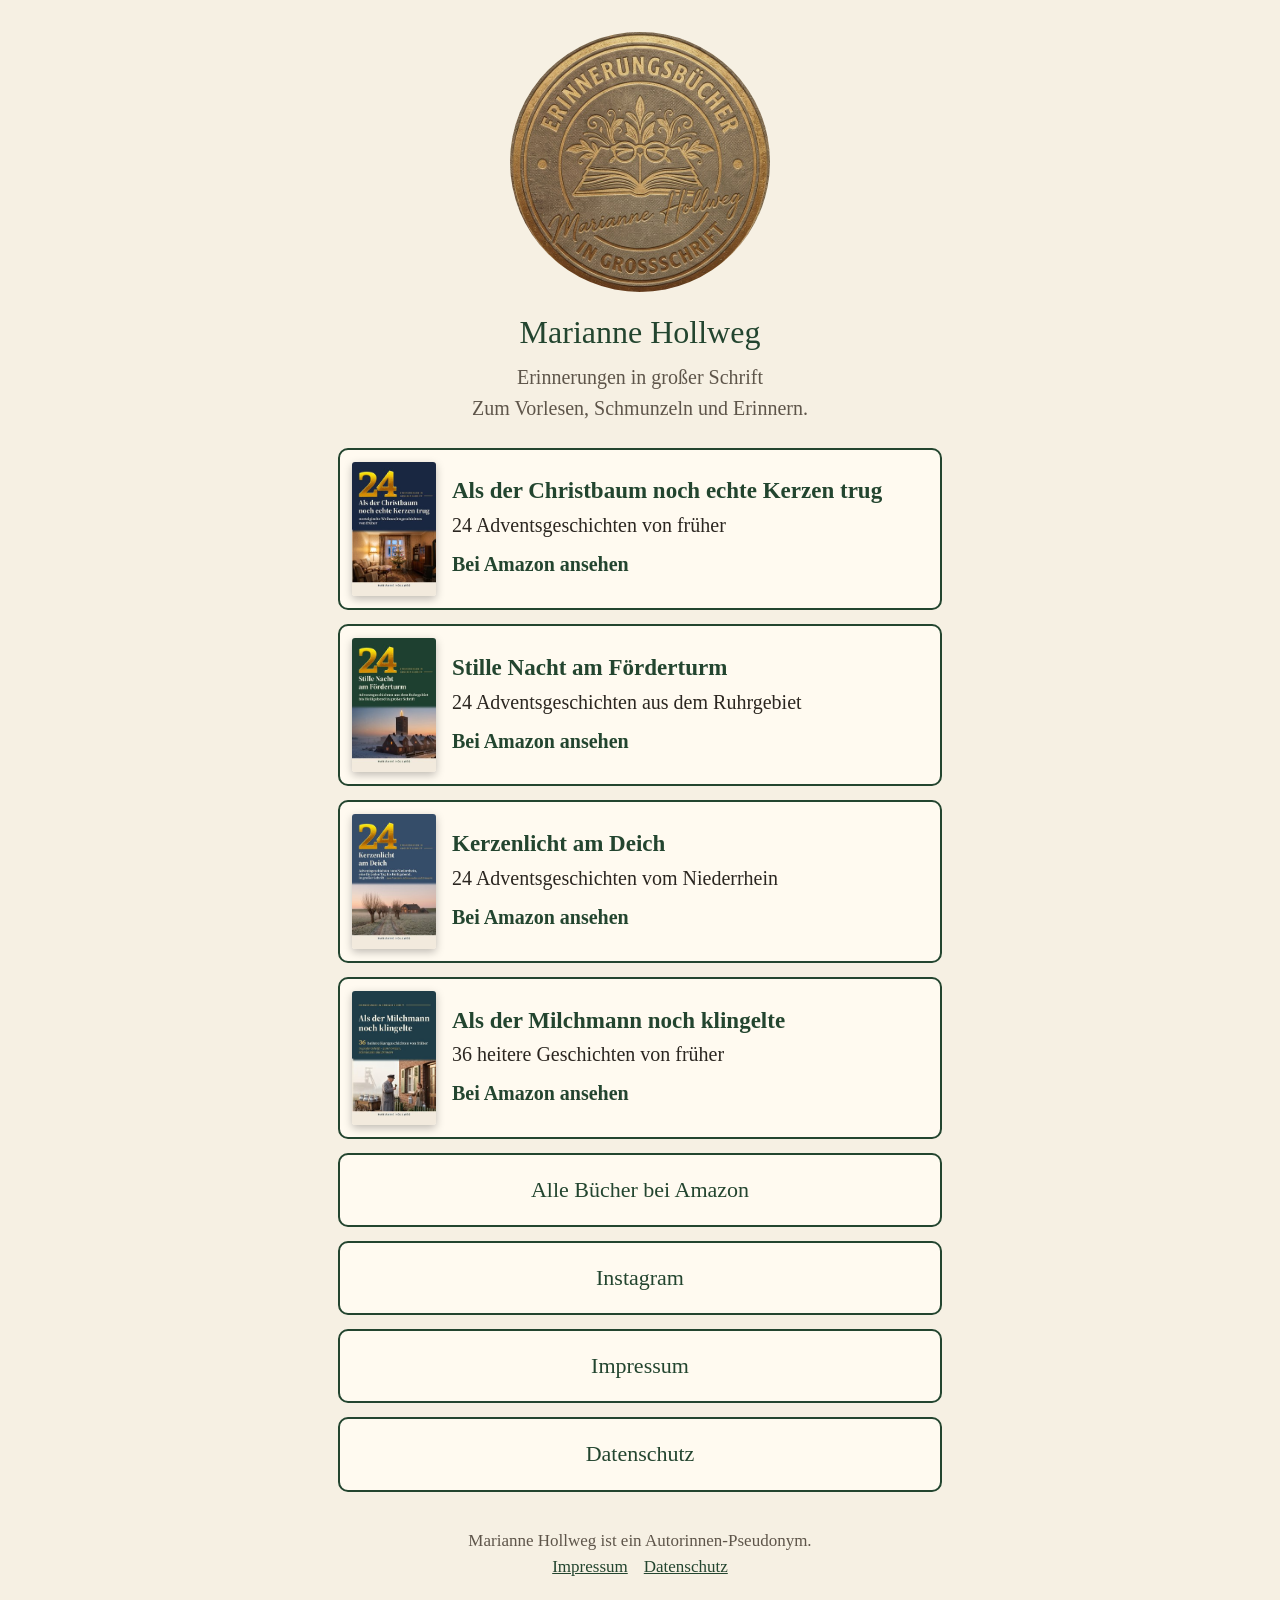
<file: index.html>
<!doctype html>
<html lang="de">
<head>
<meta charset="utf-8">
<meta name="viewport" content="width=device-width, initial-scale=1">
<title>Marianne Hollweg – Erinnerungen in großer Schrift</title>
<meta name="description" content="Geschichten von früher in großer Schrift. Zum Vorlesen, Schmunzeln und Erinnern.">
<link rel="stylesheet" href="style.css">
</head>
<body>
<main>
  <div class="kopf">
    <img src="logo.jpg" alt="Signet der Reihe: aufgeschlagenes Buch mit Lesebrille">
    <h1>Marianne Hollweg</h1>
    <p class="unterzeile">Erinnerungen in großer Schrift<br>Zum Vorlesen, Schmunzeln und Erinnern.</p>
  </div>

  <a class="buch" href="https://www.amazon.de/dp/B0HMFXVVFJ">
    <img src="CB_cover.jpg" alt="Cover: Als der Christbaum noch echte Kerzen trug">
    <span><b>Als der Christbaum noch echte Kerzen trug</b>24 Adventsgeschichten von früher<em>Bei Amazon ansehen</em></span>
  </a>
  <a class="buch" href="https://www.amazon.de/dp/B0HMPJW1Z6">
    <img src="SN_cover.jpg" alt="Cover: Stille Nacht am Förderturm">
    <span><b>Stille Nacht am Förderturm</b>24 Adventsgeschichten aus dem Ruhrgebiet<em>Bei Amazon ansehen</em></span>
  </a>
  <a class="buch" href="https://www.amazon.de/dp/B0HNFS3664">
    <img src="KD_cover.jpg" alt="Cover: Kerzenlicht am Deich">
    <span><b>Kerzenlicht am Deich</b>24 Adventsgeschichten vom Niederrhein<em>Bei Amazon ansehen</em></span>
  </a>
  <a class="buch" href="https://www.amazon.de/dp/B0HMPCZXTP">
    <img src="MM_cover.jpg" alt="Cover: Als der Milchmann noch klingelte">
    <span><b>Als der Milchmann noch klingelte</b>36 heitere Geschichten von früher<em>Bei Amazon ansehen</em></span>
  </a>

  <a class="knopf hell" href="https://www.amazon.de/stores/author/B0HMJ6S78Z">Alle Bücher bei Amazon</a>
  <a class="knopf hell" href="https://www.instagram.com/erinnern.in.grosser.schrift/">Instagram</a>
  <a class="knopf hell" href="impressum.html">Impressum</a>
  <a class="knopf hell" href="datenschutz.html">Datenschutz</a>

  <footer>
    Marianne Hollweg ist ein Autorinnen-Pseudonym.<br>
    <a href="impressum.html">Impressum</a><a href="datenschutz.html">Datenschutz</a>
  </footer>
</main>
</body>
</html>
</file>
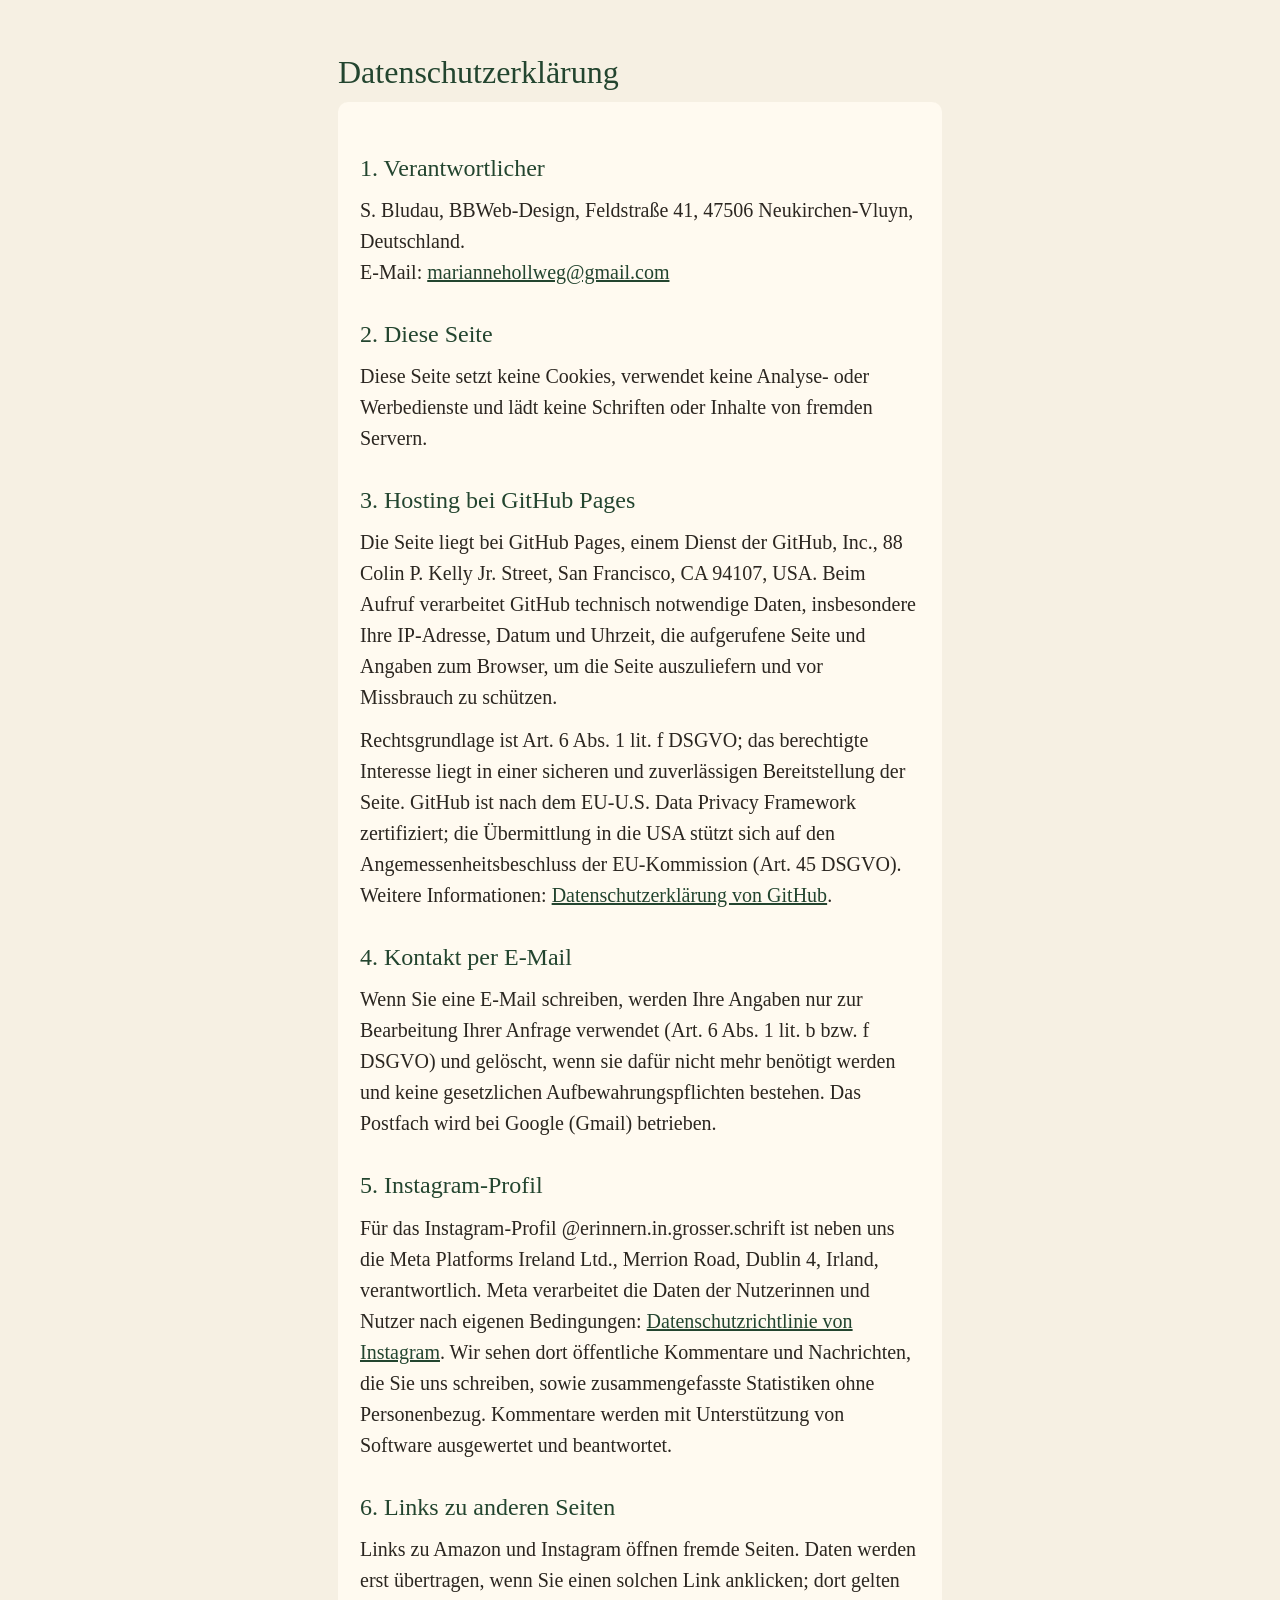
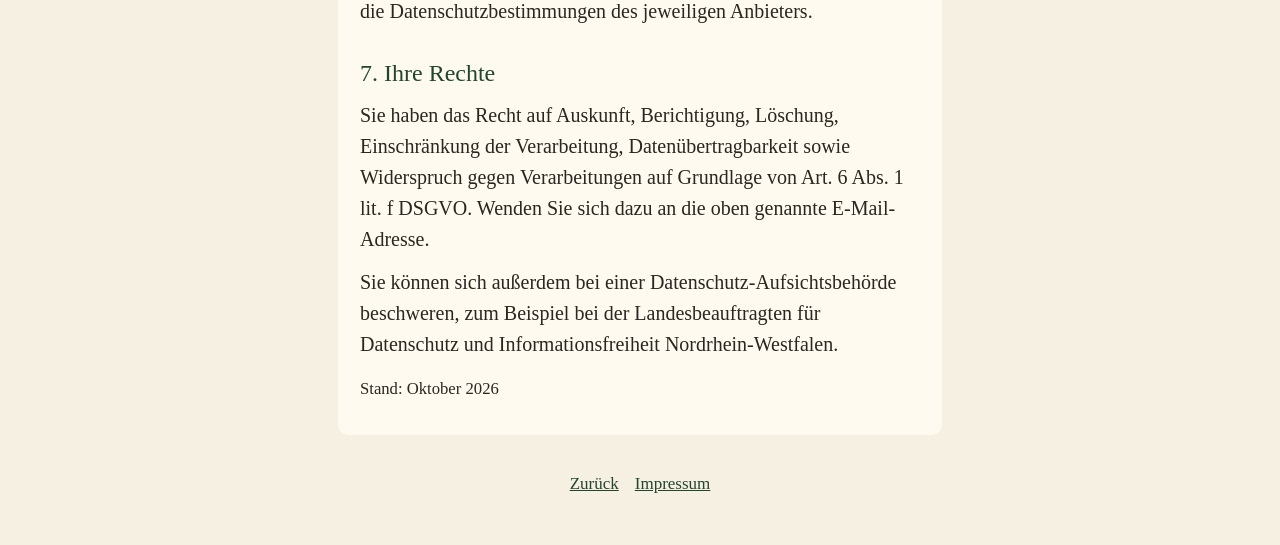
<file: datenschutz.html>
<!doctype html>
<html lang="de">
<head>
<meta charset="utf-8">
<meta name="viewport" content="width=device-width, initial-scale=1">
<title>Datenschutz – Marianne Hollweg</title>
<meta name="robots" content="noindex">
<link rel="stylesheet" href="style.css">
</head>
<body>
<main>
  <h1>Datenschutzerklärung</h1>
  <div class="text">
    <h2>1. Verantwortlicher</h2>
    <p>S. Bludau, BBWeb-Design, Feldstraße 41, 47506 Neukirchen-Vluyn, Deutschland.<br>
    E-Mail: <a href="mailto:mariannehollweg@gmail.com">mariannehollweg@gmail.com</a></p>

    <h2>2. Diese Seite</h2>
    <p>Diese Seite setzt keine Cookies, verwendet keine Analyse- oder Werbedienste und lädt keine Schriften oder Inhalte von fremden Servern.</p>

    <h2>3. Hosting bei GitHub Pages</h2>
    <p>Die Seite liegt bei GitHub Pages, einem Dienst der GitHub, Inc., 88 Colin P. Kelly Jr. Street, San Francisco, CA 94107, USA. Beim Aufruf verarbeitet GitHub technisch notwendige Daten, insbesondere Ihre IP-Adresse, Datum und Uhrzeit, die aufgerufene Seite und Angaben zum Browser, um die Seite auszuliefern und vor Missbrauch zu schützen.</p>
    <p>Rechtsgrundlage ist Art. 6 Abs. 1 lit. f DSGVO; das berechtigte Interesse liegt in einer sicheren und zuverlässigen Bereitstellung der Seite. GitHub ist nach dem EU-U.S. Data Privacy Framework zertifiziert; die Übermittlung in die USA stützt sich auf den Angemessenheitsbeschluss der EU-Kommission (Art. 45 DSGVO). Weitere Informationen: <a href="https://docs.github.com/de/site-policy/privacy-policies/github-general-privacy-statement">Datenschutzerklärung von GitHub</a>.</p>

    <h2>4. Kontakt per E-Mail</h2>
    <p>Wenn Sie eine E-Mail schreiben, werden Ihre Angaben nur zur Bearbeitung Ihrer Anfrage verwendet (Art. 6 Abs. 1 lit. b bzw. f DSGVO) und gelöscht, wenn sie dafür nicht mehr benötigt werden und keine gesetzlichen Aufbewahrungspflichten bestehen. Das Postfach wird bei Google (Gmail) betrieben.</p>

    <h2>5. Instagram-Profil</h2>
    <p>Für das Instagram-Profil @erinnern.in.grosser.schrift ist neben uns die Meta Platforms Ireland Ltd., Merrion Road, Dublin 4, Irland, verantwortlich. Meta verarbeitet die Daten der Nutzerinnen und Nutzer nach eigenen Bedingungen: <a href="https://privacycenter.instagram.com/policy">Datenschutzrichtlinie von Instagram</a>. Wir sehen dort öffentliche Kommentare und Nachrichten, die Sie uns schreiben, sowie zusammengefasste Statistiken ohne Personenbezug. Kommentare werden mit Unterstützung von Software ausgewertet und beantwortet.</p>

    <h2>6. Links zu anderen Seiten</h2>
    <p>Links zu Amazon und Instagram öffnen fremde Seiten. Daten werden erst übertragen, wenn Sie einen solchen Link anklicken; dort gelten die Datenschutzbestimmungen des jeweiligen Anbieters.</p>

    <h2>7. Ihre Rechte</h2>
    <p>Sie haben das Recht auf Auskunft, Berichtigung, Löschung, Einschränkung der Verarbeitung, Datenübertragbarkeit sowie Widerspruch gegen Verarbeitungen auf Grundlage von Art. 6 Abs. 1 lit. f DSGVO. Wenden Sie sich dazu an die oben genannte E-Mail-Adresse.</p>
    <p>Sie können sich außerdem bei einer Datenschutz-Aufsichtsbehörde beschweren, zum Beispiel bei der Landesbeauftragten für Datenschutz und Informationsfreiheit Nordrhein-Westfalen.</p>

    <p><small>Stand: Oktober 2026</small></p>
  </div>
  <footer><a href="index.html">Zurück</a><a href="impressum.html">Impressum</a></footer>
</main>
</body>
</html>
</file>
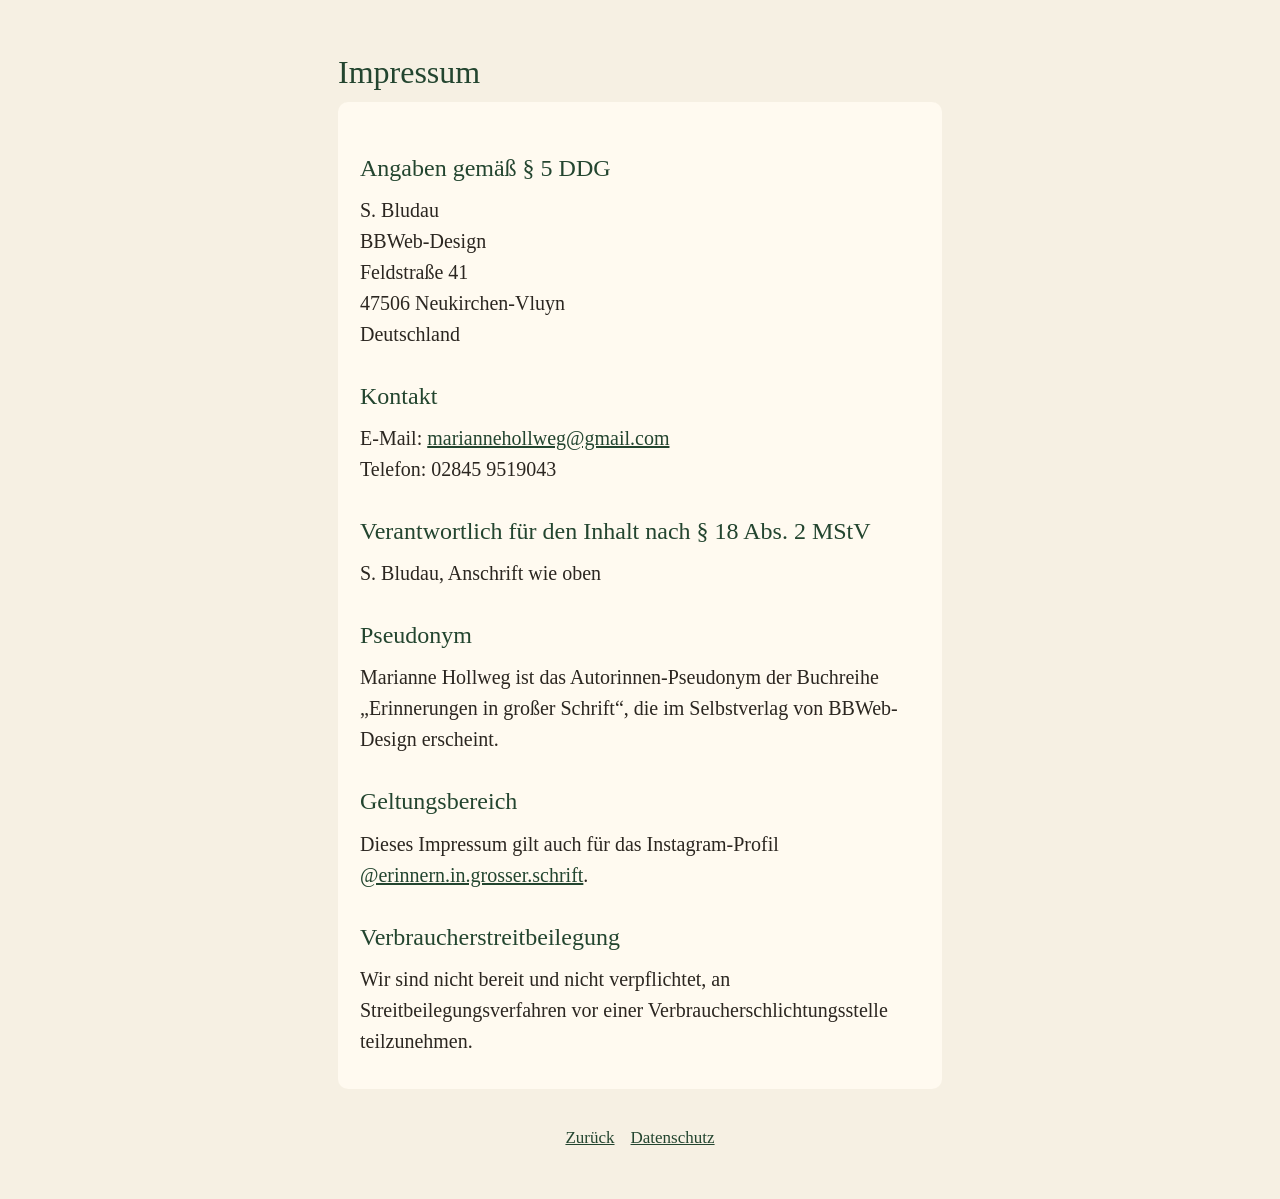
<file: impressum.html>
<!doctype html>
<html lang="de">
<head>
<meta charset="utf-8">
<meta name="viewport" content="width=device-width, initial-scale=1">
<title>Impressum – Marianne Hollweg</title>
<meta name="robots" content="noindex">
<link rel="stylesheet" href="style.css">
</head>
<body>
<main>
  <h1>Impressum</h1>
  <div class="text">
    <h2>Angaben gemäß § 5 DDG</h2>
    <p>S. Bludau<br>
    BBWeb-Design<br>
    Feldstraße 41<br>
    47506 Neukirchen-Vluyn<br>
    Deutschland</p>

    <h2>Kontakt</h2>
    <p>E-Mail: <a href="mailto:mariannehollweg@gmail.com">mariannehollweg@gmail.com</a><br>
    Telefon: 02845 9519043</p>
    <!-- Falls eine Umsatzsteuer-Identifikationsnummer vorhanden ist, hier ergänzen:
    <h2>Umsatzsteuer-ID</h2><p>Umsatzsteuer-Identifikationsnummer gemäß § 27a UStG: …</p> -->

    <h2>Verantwortlich für den Inhalt nach § 18 Abs. 2 MStV</h2>
    <p>S. Bludau, Anschrift wie oben</p>

    <h2>Pseudonym</h2>
    <p>Marianne Hollweg ist das Autorinnen-Pseudonym der Buchreihe „Erinnerungen in großer Schrift“, die im Selbstverlag von BBWeb-Design erscheint.</p>

    <h2>Geltungsbereich</h2>
    <p>Dieses Impressum gilt auch für das Instagram-Profil <a href="https://www.instagram.com/erinnern.in.grosser.schrift/">@erinnern.in.grosser.schrift</a>.</p>

    <h2>Verbraucherstreitbeilegung</h2>
    <p>Wir sind nicht bereit und nicht verpflichtet, an Streitbeilegungsverfahren vor einer Verbraucherschlichtungsstelle teilzunehmen.</p>
  </div>
  <footer><a href="index.html">Zurück</a><a href="datenschutz.html">Datenschutz</a></footer>
</main>
</body>
</html>
</file>
<file: style.css>
/* Linkseite Marianne Hollweg – keine externen Schriften, keine Cookies, kein Tracking */
:root {
  --creme: #f6f0e3;
  --papier: #fffaf0;
  --tanne: #23452f;
  --gold: #a8812f;
  --tinte: #2b2620;
  --leise: #5e554a;
}
* { box-sizing: border-box; }
html { font-size: 20px; }
body {
  margin: 0;
  background: var(--creme);
  color: var(--tinte);
  font-family: Georgia, "Times New Roman", serif;
  line-height: 1.55;
}
main { max-width: 640px; margin: 0 auto; padding: 32px 18px 48px; }
.kopf { text-align: center; }
.kopf img { width: 260px; height: 260px; max-width: 80vw; max-height: 80vw; border-radius: 50%; display: block; margin: 0 auto; }
h1 { font-size: 1.6rem; color: var(--tanne); margin: 16px 0 4px; font-weight: normal; }
h2 { font-size: 1.2rem; color: var(--tanne); margin: 28px 0 8px; font-weight: normal; }
.unterzeile { color: var(--leise); margin: 0 0 24px; }
.knopf {
  display: block;
  margin: 14px 0;
  padding: 18px 20px;
  background: var(--tanne);
  color: #fff;
  text-align: center;
  text-decoration: none;
  border-radius: 10px;
  font-size: 1.1rem;
}
.knopf.hell { background: var(--papier); color: var(--tanne); border: 2px solid var(--tanne); }
.knopf:focus, .knopf:hover { outline: 3px solid var(--gold); }
.text { background: var(--papier); border-radius: 10px; padding: 20px 22px; }
.text p, .text li { margin: 0 0 12px; }
a { color: var(--tanne); }
footer { margin-top: 36px; text-align: center; font-size: 0.85rem; color: var(--leise); }
footer a { margin: 0 8px; }

.buch { display: flex; gap: 16px; align-items: center; margin: 14px 0; padding: 12px; background: var(--papier);
  border: 2px solid var(--tanne); border-radius: 10px; color: var(--tanne); text-decoration: none; }
.buch img { width: 84px; height: auto; border-radius: 3px; box-shadow: 0 3px 8px rgba(0,0,0,.25); flex: none; }
.buch span { display: flex; flex-direction: column; gap: 4px; font-size: 1rem; color: #2b2620; }
.buch b { font-size: 1.15rem; color: var(--tanne); line-height: 1.25; }
.buch em { font-style: normal; font-weight: 600; color: var(--tanne); margin-top: 4px; }
.buch:focus, .buch:hover { outline: 3px solid var(--gold); }
</file>
